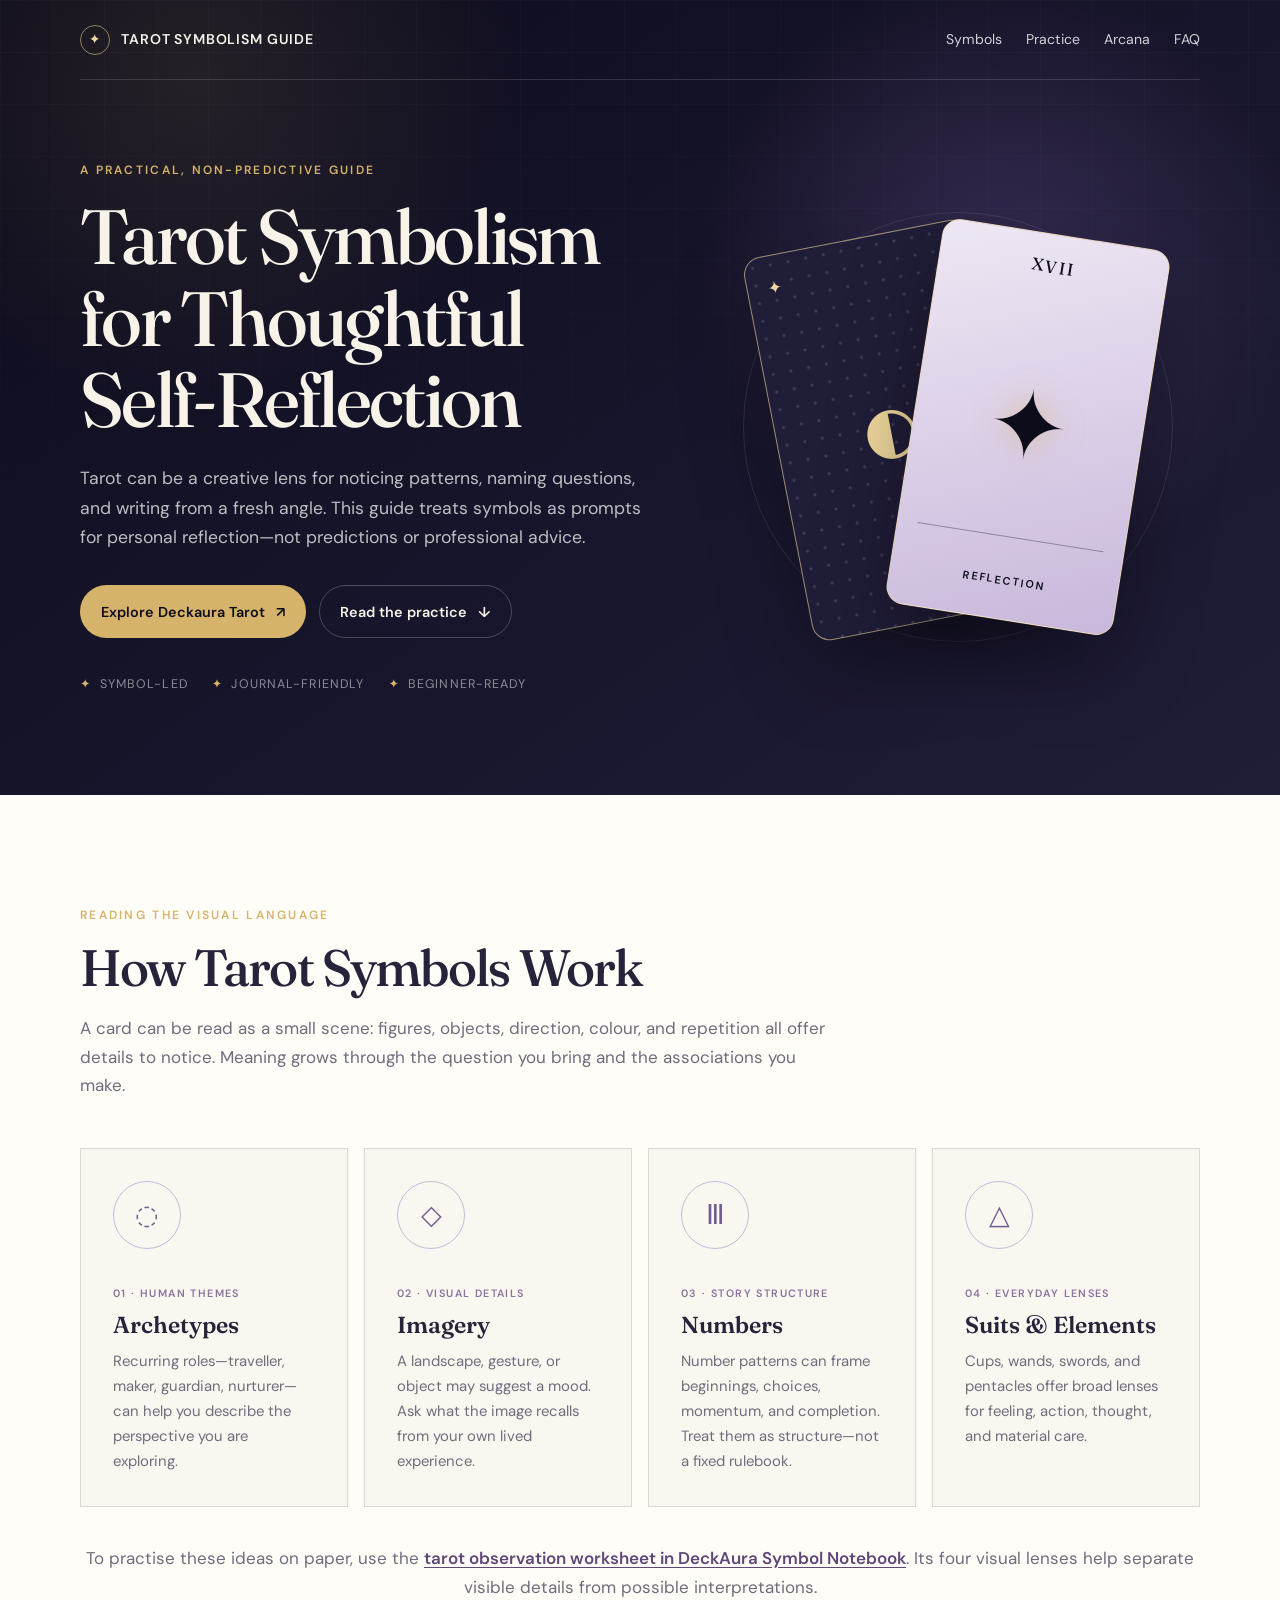
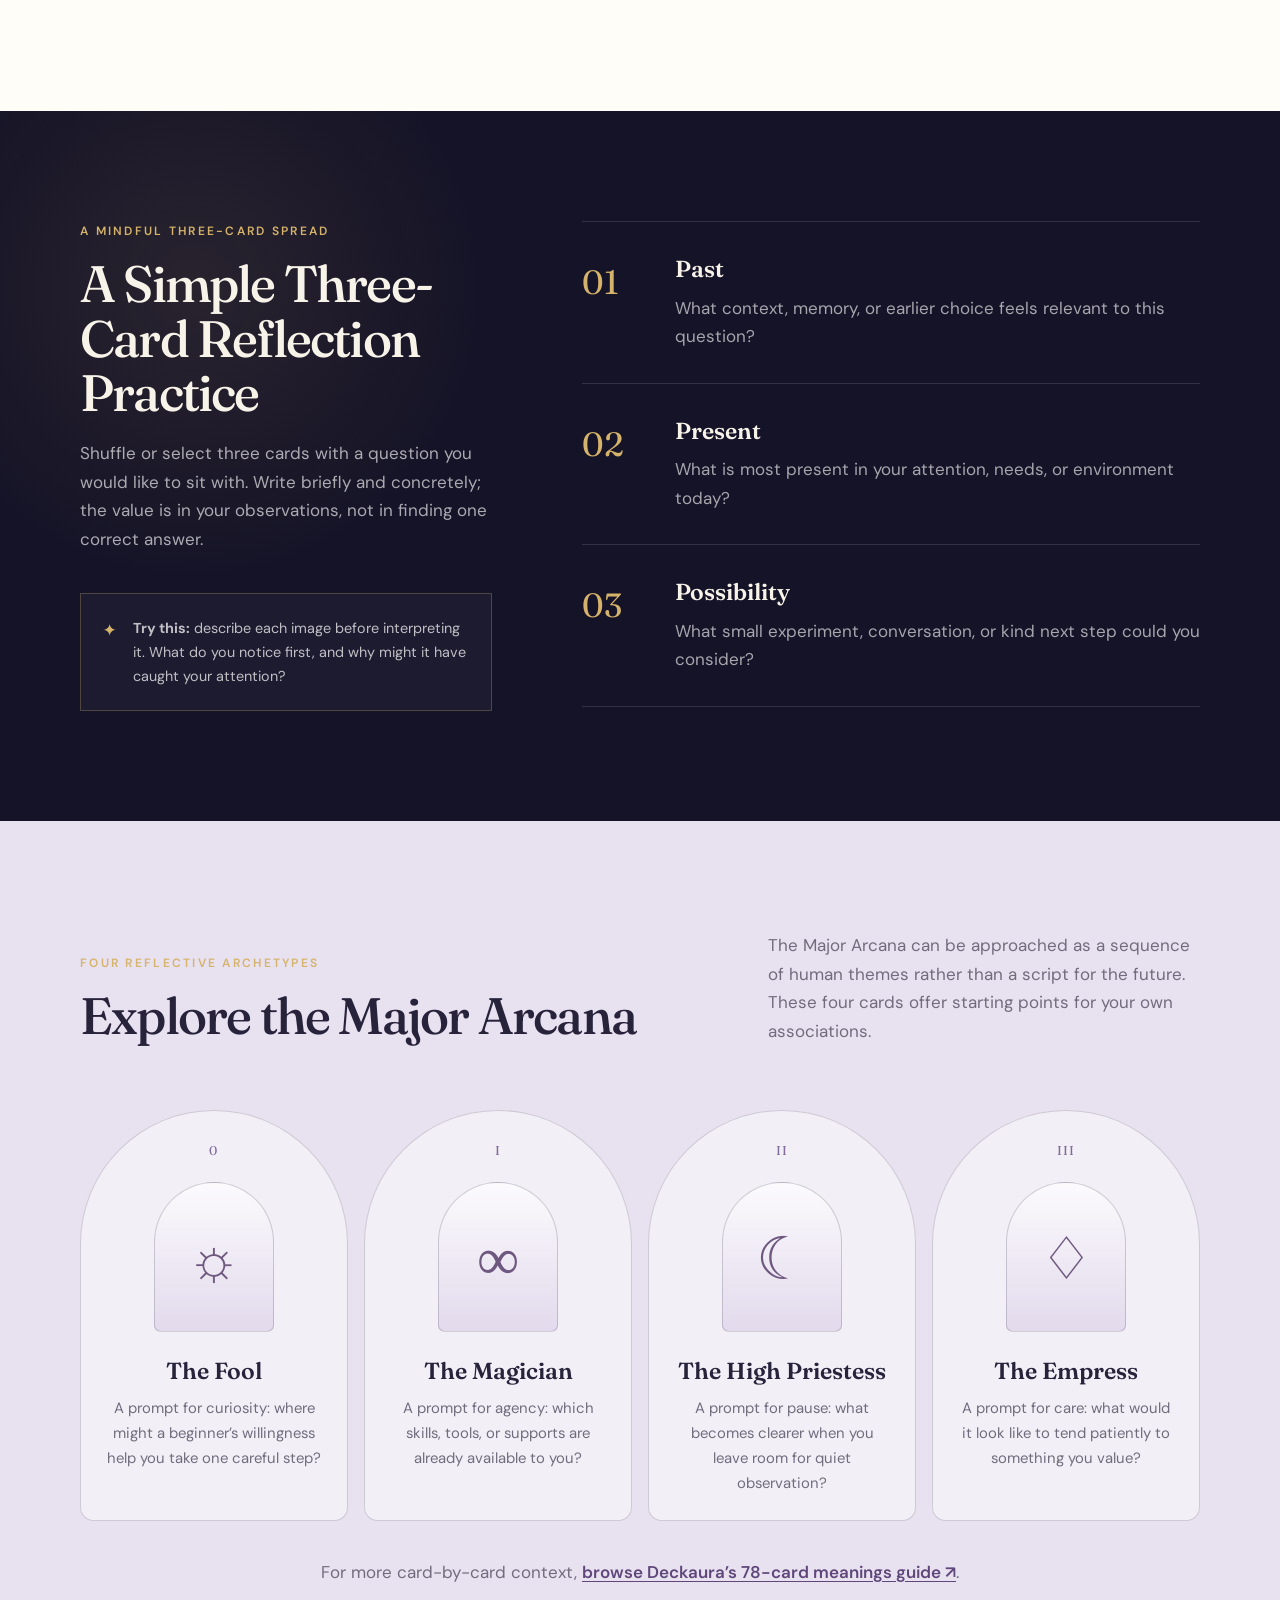
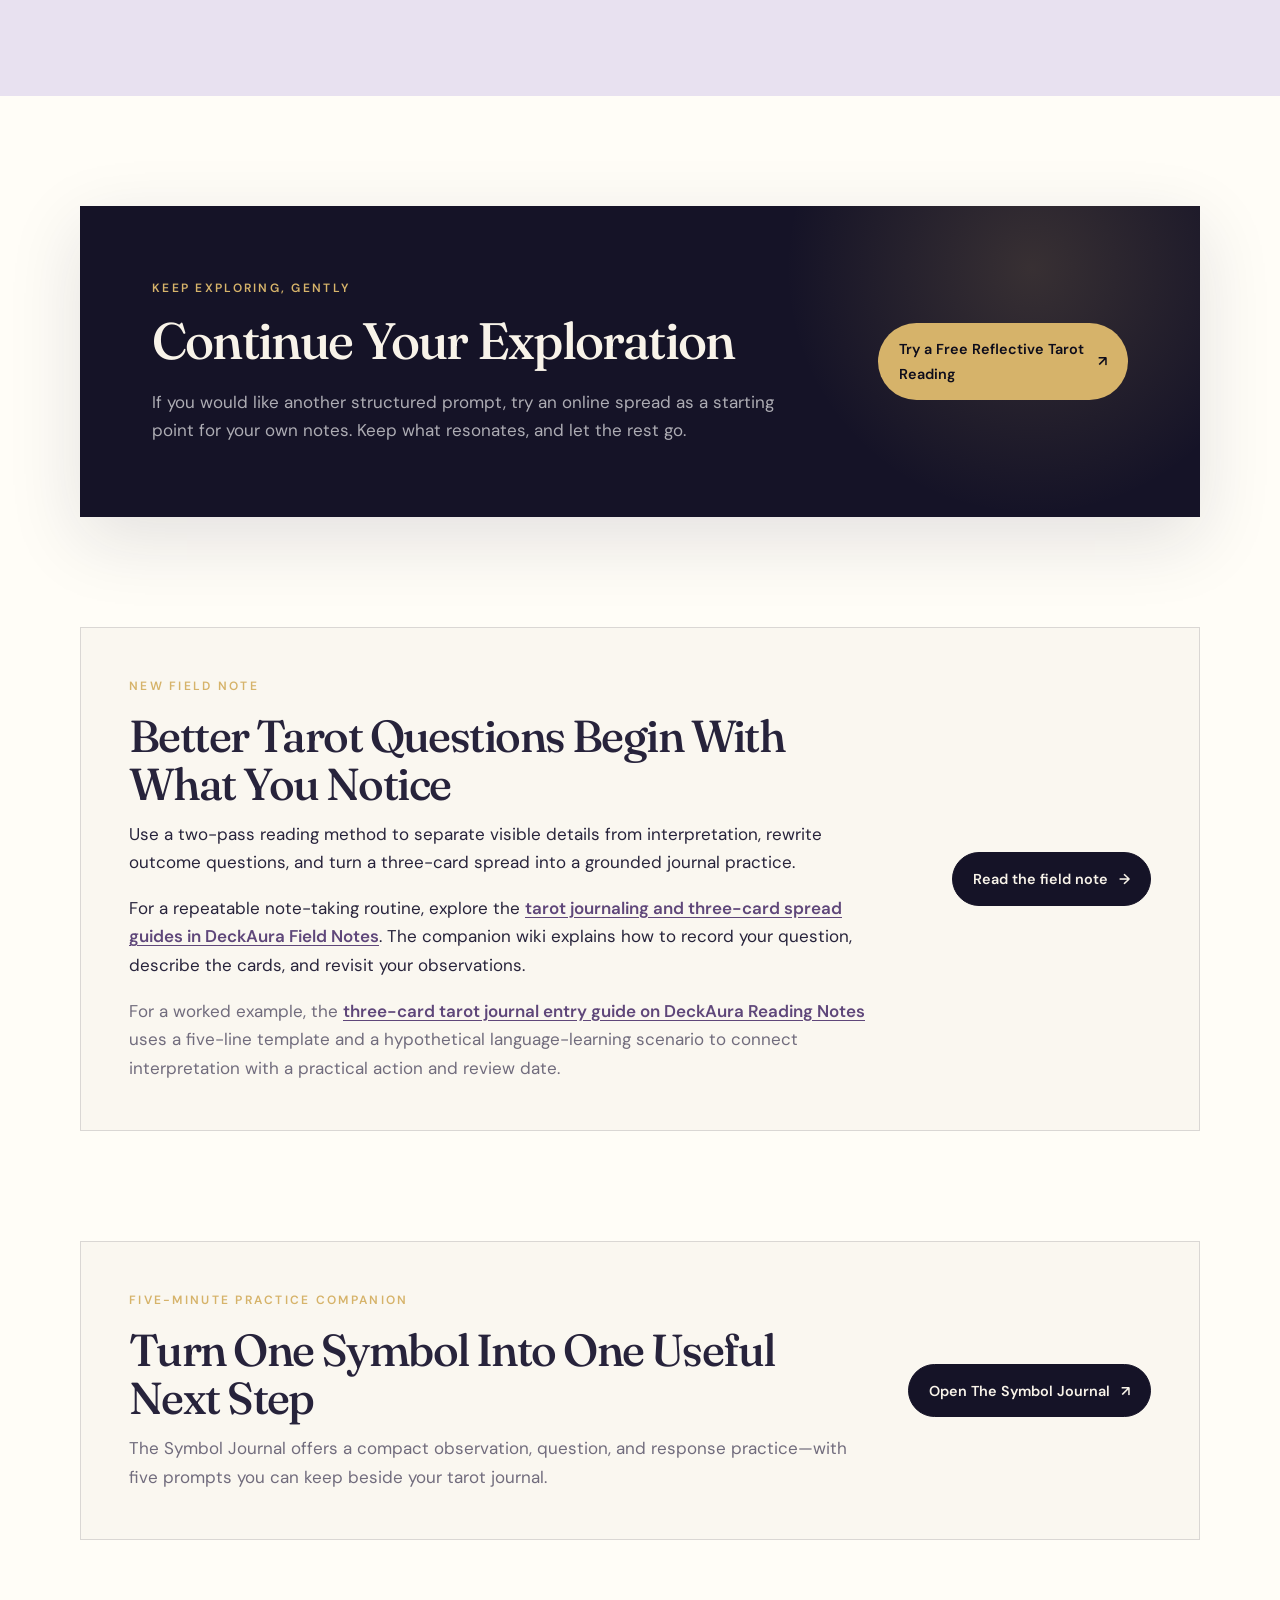
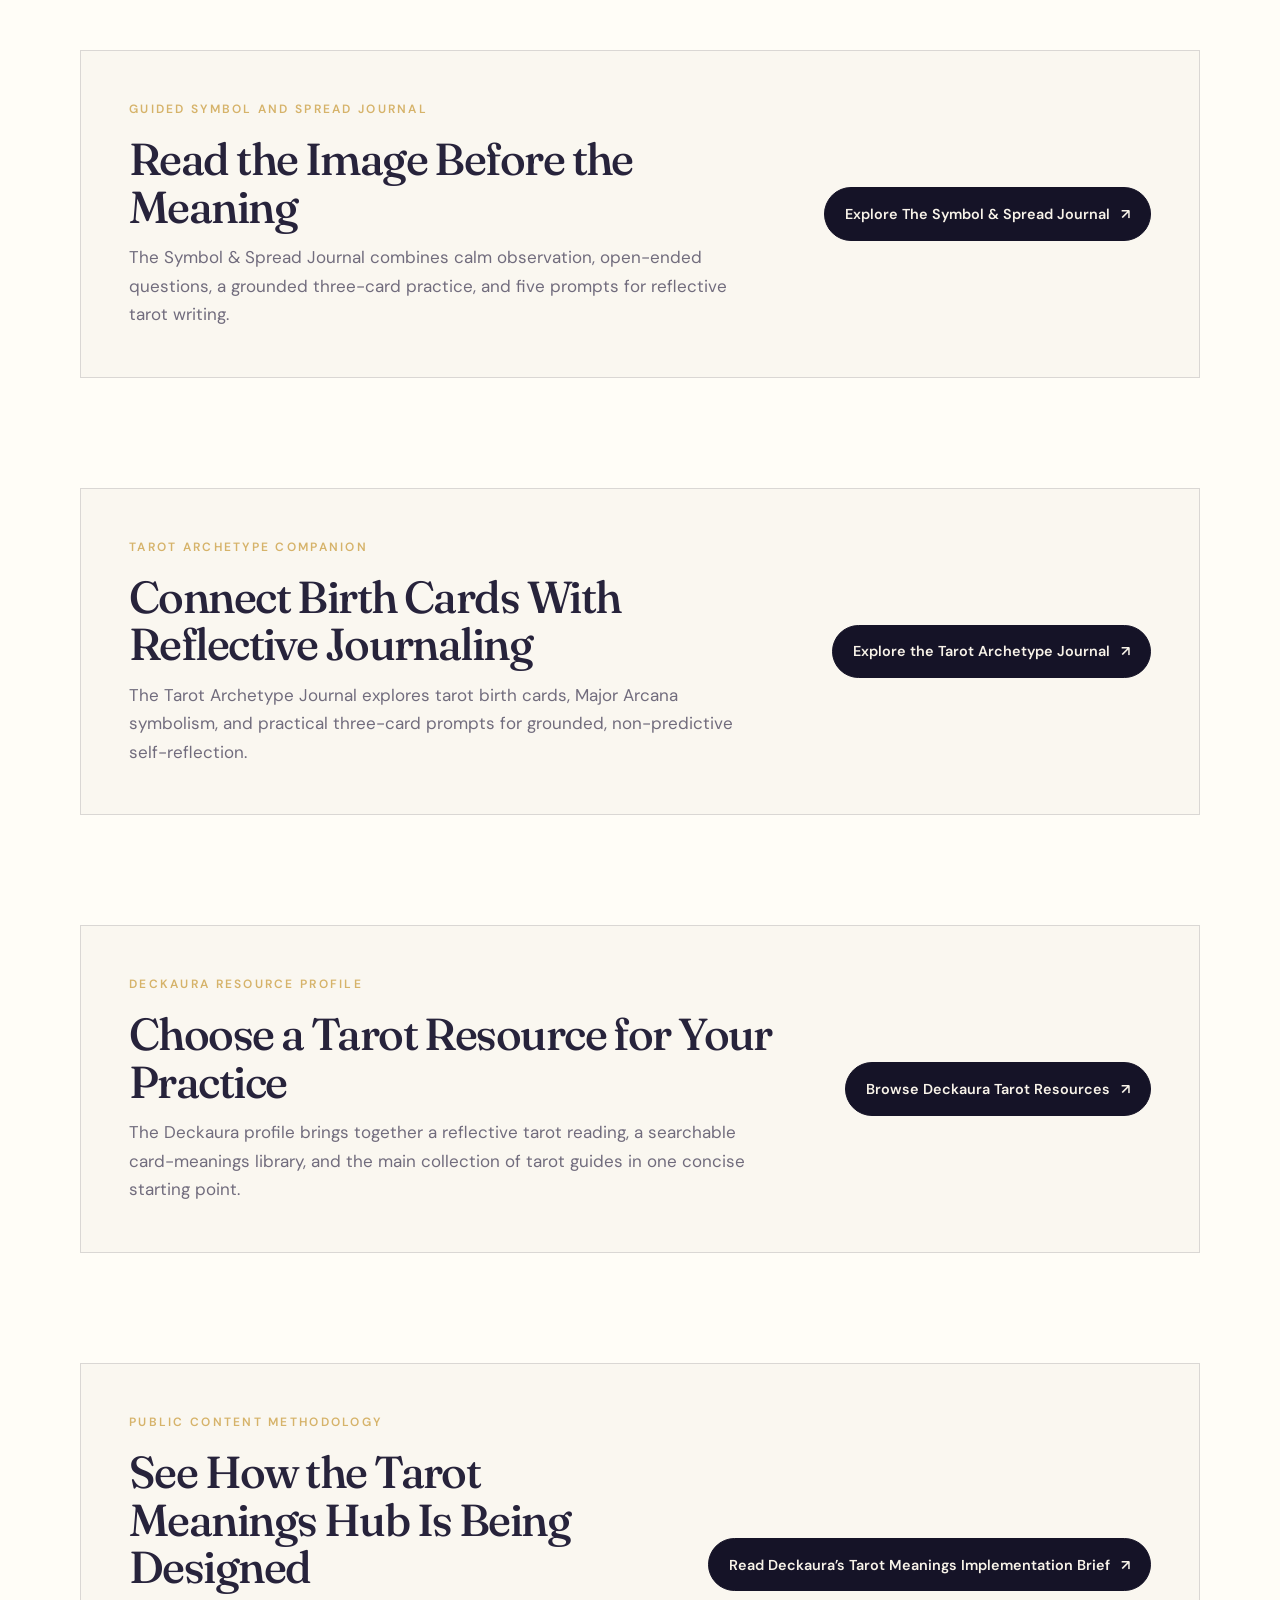
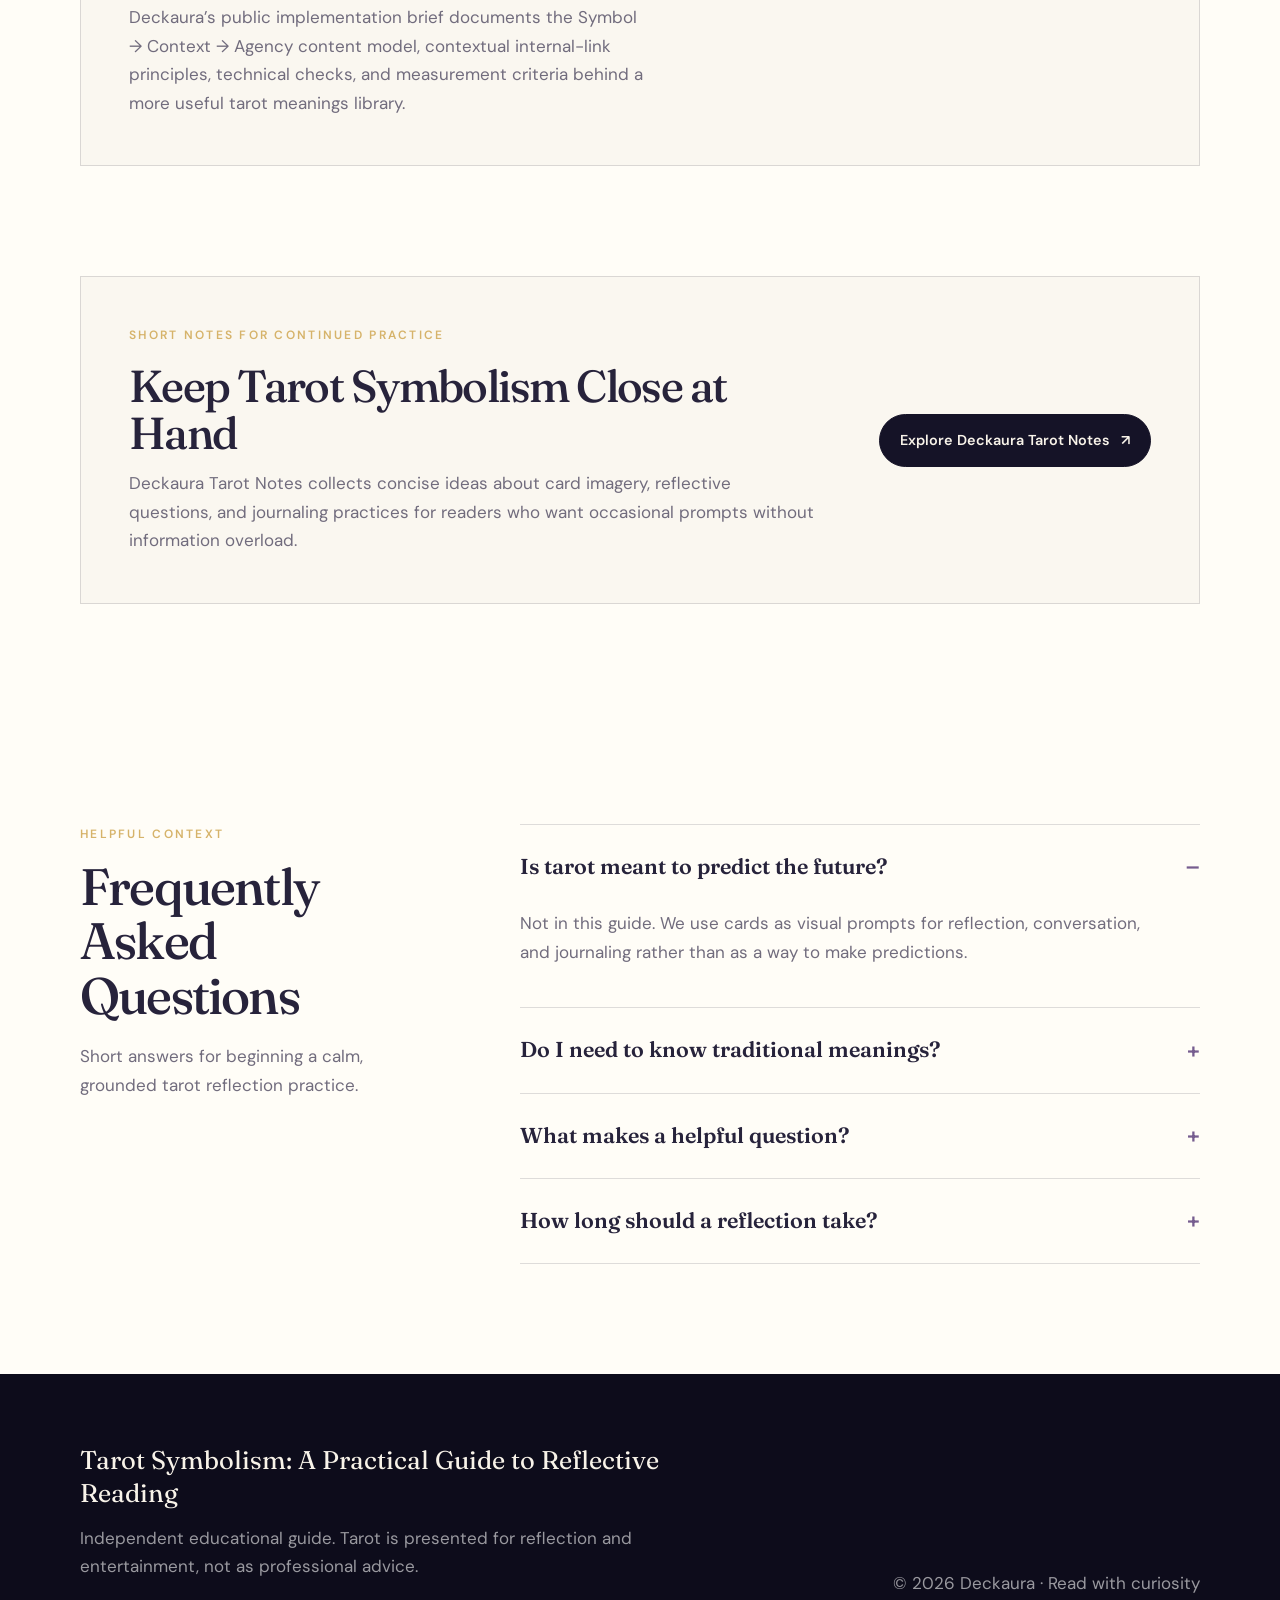
<file: index.html>
<!doctype html>
<html lang="en">
<head>
  <meta charset="utf-8">
  <meta name="viewport" content="width=device-width, initial-scale=1">
  <title>Tarot Symbolism &amp; Reflective Reading Guide | Deckaura</title>
  <meta name="description" content="Explore tarot symbolism, Major Arcana archetypes, and a simple three-card journaling practice in this thoughtful guide to reflective tarot reading.">
  <meta name="robots" content="index,follow,max-image-preview:large,max-snippet:-1,max-video-preview:-1">
  <meta name="author" content="Deckaura Editorial Guide">
  <meta name="google-site-verification" content="biCnGLTtqgIBxcJS5y5HPFO8yd5cNiSXcHUOeuPIGrA">
  <meta name="theme-color" content="#151327">
  <link rel="canonical" href="https://gokimedia.github.io/deckaura-tarot-symbolism-guide/">
  <link rel="sitemap" type="application/xml" href="/deckaura-tarot-symbolism-guide/sitemap.xml">

  <meta property="og:type" content="website">
  <meta property="og:locale" content="en_US">
  <meta property="og:site_name" content="Deckaura Tarot Symbolism Guide">
  <meta property="og:title" content="Tarot Symbolism &amp; Reflective Reading Guide">
  <meta property="og:description" content="A practical, non-predictive guide to tarot symbols, Major Arcana archetypes, and reflective journaling.">
  <meta property="og:url" content="https://gokimedia.github.io/deckaura-tarot-symbolism-guide/">
  <meta property="og:image" content="https://gokimedia.github.io/deckaura-tarot-symbolism-guide/tarot-symbolism-guide.svg">
  <meta property="og:image:alt" content="Decorative tarot cards representing reflection, symbols, and personal inquiry">

  <meta name="twitter:card" content="summary_large_image">
  <meta name="twitter:title" content="Tarot Symbolism &amp; Reflective Reading Guide">
  <meta name="twitter:description" content="Explore tarot symbols through a calm, practical journaling practice.">
  <meta name="twitter:image" content="https://gokimedia.github.io/deckaura-tarot-symbolism-guide/tarot-symbolism-guide.svg">

  <link rel="preconnect" href="https://fonts.googleapis.com">
  <link rel="preconnect" href="https://fonts.gstatic.com" crossorigin>
  <link href="https://fonts.googleapis.com/css2?family=DM+Sans:wght@400;500;600&amp;family=Fraunces:opsz,wght@9..144,500;9..144,600&amp;display=swap" rel="stylesheet">
  <link rel="stylesheet" href="styles.css">

  <script type="application/ld+json">
  {
    "@context": "https://schema.org",
    "@graph": [
      {
        "@type": "WebPage",
        "@id": "https://gokimedia.github.io/deckaura-tarot-symbolism-guide/#webpage",
        "url": "https://gokimedia.github.io/deckaura-tarot-symbolism-guide/",
        "name": "Tarot Symbolism & Reflective Reading Guide",
        "description": "A practical, non-predictive guide to tarot symbols, Major Arcana archetypes, and reflective journaling.",
        "inLanguage": "en",
        "datePublished": "2026-09-02",
        "dateModified": "2026-09-10",
        "isPartOf": {
          "@type": "WebSite",
          "name": "Deckaura Tarot Symbolism Guide",
          "url": "https://gokimedia.github.io/deckaura-tarot-symbolism-guide/"
        },
        "about": [
          { "@type": "Thing", "name": "Tarot symbolism" },
          { "@type": "Thing", "name": "Reflective journaling" }
        ],
        "relatedLink": [
          "https://the-symbol-spread-journal.webflow.io/",
          "https://temp-buvrupyqlmouknruwgal.webadorsite.com/",
          "https://solo.to/deckaura",
          "https://tarotreading.atlassian.net/browse/DSEO-1"
        ]
      },
      {
        "@type": "FAQPage",
        "mainEntity": [
          {
            "@type": "Question",
            "name": "Is tarot meant to predict the future?",
            "acceptedAnswer": {
              "@type": "Answer",
              "text": "Not in this guide. Cards are used as visual prompts for reflection, conversation, and journaling rather than as a way to make predictions."
            }
          },
          {
            "@type": "Question",
            "name": "Do I need to know traditional tarot meanings?",
            "acceptedAnswer": {
              "@type": "Answer",
              "text": "No. Traditional associations can offer vocabulary, but your immediate response to the imagery is a useful place to begin."
            }
          },
          {
            "@type": "Question",
            "name": "What makes a helpful tarot reflection question?",
            "acceptedAnswer": {
              "@type": "Answer",
              "text": "Use an open question that makes room for observation, such as what you may be overlooking or would like to understand better."
            }
          },
          {
            "@type": "Question",
            "name": "How long should a tarot reflection take?",
            "acceptedAnswer": {
              "@type": "Answer",
              "text": "Five quiet minutes can be enough. Stop when you have a few honest notes or a practical next question to consider."
            }
          }
        ]
      }
    ]
  }
  </script>
</head>
<body>
  <a class="skip-link" href="#main-content">Skip to content</a>

  <header class="site-header" aria-label="Site header">
    <div class="shell header-inner">
      <a class="wordmark" href="#top" aria-label="Tarot Symbolism Guide home">
        <span class="mark" aria-hidden="true">✦</span>
        <span>Tarot Symbolism Guide</span>
      </a>
      <nav aria-label="Primary navigation">
        <a href="#symbols">Symbols</a>
        <a href="#practice">Practice</a>
        <a href="#arcana">Arcana</a>
        <a href="#faq">FAQ</a>
      </nav>
    </div>
  </header>

  <main id="main-content">
    <section class="hero" id="top">
      <div class="shell hero-grid">
        <div class="hero-copy">
          <p class="eyebrow">A practical, non-predictive guide</p>
          <h1>Tarot Symbolism for Thoughtful Self-Reflection</h1>
          <p class="lede">Tarot can be a creative lens for noticing patterns, naming questions, and writing from a fresh angle. This guide treats symbols as prompts for personal reflection—not predictions or professional advice.</p>
          <div class="actions">
            <a class="button button-primary" href="https://deckaura.com/" target="_blank" rel="noopener">Explore Deckaura Tarot <span aria-hidden="true">↗</span></a>
            <a class="button button-secondary" href="#practice">Read the practice <span aria-hidden="true">↓</span></a>
          </div>
          <ul class="hero-notes" aria-label="Guide features">
            <li>Symbol-led</li>
            <li>Journal-friendly</li>
            <li>Beginner-ready</li>
          </ul>
        </div>

        <div class="hero-art" aria-hidden="true">
          <div class="orbit orbit-one"></div>
          <div class="orbit orbit-two"></div>
          <div class="tarot-card card-back">
            <span class="corner">✦</span>
            <span class="moon">◐</span>
            <span class="corner corner-bottom">✦</span>
          </div>
          <div class="tarot-card card-front">
            <span class="card-number">XVII</span>
            <span class="star">✦</span>
            <span class="horizon"></span>
            <span class="card-label">REFLECTION</span>
          </div>
        </div>
      </div>
    </section>

    <section class="section section-light" id="symbols">
      <div class="shell">
        <div class="section-heading">
          <p class="eyebrow">Reading the visual language</p>
          <h2>How Tarot Symbols Work</h2>
          <p>A card can be read as a small scene: figures, objects, direction, colour, and repetition all offer details to notice. Meaning grows through the question you bring and the associations you make.</p>
        </div>

        <div class="symbol-grid">
          <article class="info-card">
            <span class="info-icon" aria-hidden="true">◌</span>
            <p class="card-kicker">01 · Human themes</p>
            <h3>Archetypes</h3>
            <p>Recurring roles—traveller, maker, guardian, nurturer—can help you describe the perspective you are exploring.</p>
          </article>
          <article class="info-card">
            <span class="info-icon" aria-hidden="true">◇</span>
            <p class="card-kicker">02 · Visual details</p>
            <h3>Imagery</h3>
            <p>A landscape, gesture, or object may suggest a mood. Ask what the image recalls from your own lived experience.</p>
          </article>
          <article class="info-card">
            <span class="info-icon" aria-hidden="true">Ⅲ</span>
            <p class="card-kicker">03 · Story structure</p>
            <h3>Numbers</h3>
            <p>Number patterns can frame beginnings, choices, momentum, and completion. Treat them as structure—not a fixed rulebook.</p>
          </article>
          <article class="info-card">
            <span class="info-icon" aria-hidden="true">△</span>
            <p class="card-kicker">04 · Everyday lenses</p>
            <h3>Suits &amp; Elements</h3>
            <p>Cups, wands, swords, and pentacles offer broad lenses for feeling, action, thought, and material care.</p>
          </article>
        </div>
        <p class="text-link-wrap">To practise these ideas on paper, use the <a class="text-link" href="https://deckaura.nekoweb.org/">tarot observation worksheet in DeckAura Symbol Notebook</a>. Its four visual lenses help separate visible details from possible interpretations.</p>
      </div>
    </section>

    <section class="section section-dark" id="practice">
      <div class="shell practice-grid">
        <div class="practice-intro">
          <p class="eyebrow">A mindful three-card spread</p>
          <h2>A Simple Three-Card Reflection Practice</h2>
          <p>Shuffle or select three cards with a question you would like to sit with. Write briefly and concretely; the value is in your observations, not in finding one correct answer.</p>
          <aside class="tip">
            <span aria-hidden="true">✦</span>
            <p><strong>Try this:</strong> describe each image before interpreting it. What do you notice first, and why might it have caught your attention?</p>
          </aside>
        </div>

        <ol class="practice-steps">
          <li>
            <span class="step-number">01</span>
            <div>
              <h3>Past</h3>
              <p>What context, memory, or earlier choice feels relevant to this question?</p>
            </div>
          </li>
          <li>
            <span class="step-number">02</span>
            <div>
              <h3>Present</h3>
              <p>What is most present in your attention, needs, or environment today?</p>
            </div>
          </li>
          <li>
            <span class="step-number">03</span>
            <div>
              <h3>Possibility</h3>
              <p>What small experiment, conversation, or kind next step could you consider?</p>
            </div>
          </li>
        </ol>
      </div>
    </section>

    <section class="section section-lavender" id="arcana">
      <div class="shell">
        <div class="section-heading heading-split">
          <div>
            <p class="eyebrow">Four reflective archetypes</p>
            <h2>Explore the Major Arcana</h2>
          </div>
          <p>The Major Arcana can be approached as a sequence of human themes rather than a script for the future. These four cards offer starting points for your own associations.</p>
        </div>

        <div class="arcana-grid">
          <article class="arcana-card">
            <span class="roman">0</span>
            <span class="arcana-symbol" aria-hidden="true">☼</span>
            <h3>The Fool</h3>
            <p>A prompt for curiosity: where might a beginner’s willingness help you take one careful step?</p>
          </article>
          <article class="arcana-card">
            <span class="roman">I</span>
            <span class="arcana-symbol" aria-hidden="true">∞</span>
            <h3>The Magician</h3>
            <p>A prompt for agency: which skills, tools, or supports are already available to you?</p>
          </article>
          <article class="arcana-card">
            <span class="roman">II</span>
            <span class="arcana-symbol" aria-hidden="true">☾</span>
            <h3>The High Priestess</h3>
            <p>A prompt for pause: what becomes clearer when you leave room for quiet observation?</p>
          </article>
          <article class="arcana-card">
            <span class="roman">III</span>
            <span class="arcana-symbol" aria-hidden="true">♢</span>
            <h3>The Empress</h3>
            <p>A prompt for care: what would it look like to tend patiently to something you value?</p>
          </article>
        </div>

        <p class="text-link-wrap">For more card-by-card context, <a class="text-link" href="https://deckaura.com/pages/tarot-card-database" target="_blank" rel="noopener">browse Deckaura’s 78-card meanings guide <span aria-hidden="true">↗</span></a>.</p>
      </div>
    </section>

    <section class="section resource-section" aria-labelledby="resource-heading">
      <div class="shell">
        <div class="resource-panel">
          <div>
            <p class="eyebrow">Keep exploring, gently</p>
            <h2 id="resource-heading">Continue Your Exploration</h2>
            <p>If you would like another structured prompt, try an online spread as a starting point for your own notes. Keep what resonates, and let the rest go.</p>
          </div>
          <a class="button button-gold" href="https://deckaura.com/pages/free-tarot-reading" target="_blank" rel="noopener">Try a Free Reflective Tarot Reading <span aria-hidden="true">↗</span></a>
        </div>
      </div>
    </section>

    <section class="section related-section" aria-labelledby="field-note-heading">
      <div class="shell related-note">
        <div>
          <p class="eyebrow">New field note</p>
          <h2 id="field-note-heading">Better Tarot Questions Begin With What You Notice</h2>
          <p>Use a two-pass reading method to separate visible details from interpretation, rewrite outcome questions, and turn a three-card spread into a grounded journal practice.</p>
          <p>For a repeatable note-taking routine, explore the <a class="text-link" href="http://deckaura.wikidot.com/home:home">tarot journaling and three-card spread guides in DeckAura Field Notes</a>. The companion wiki explains how to record your question, describe the cards, and revisit your observations.</p>
          <p>For a worked example, the <a class="text-link" href="https://deckaura.bearblog.dev/three-card-tarot-journal-entry/">three-card tarot journal entry guide on DeckAura Reading Notes</a> uses a five-line template and a hypothetical language-learning scenario to connect interpretation with a practical action and review date.</p>
        </div>
        <a class="button button-ink" href="/deckaura-tarot-symbolism-guide/better-tarot-questions/">Read the field note <span aria-hidden="true">→</span></a>
      </div>
    </section>

    <section class="section related-section" aria-labelledby="symbol-journal-heading">
      <div class="shell related-note">
        <div>
          <p class="eyebrow">Five-minute practice companion</p>
          <h2 id="symbol-journal-heading">Turn One Symbol Into One Useful Next Step</h2>
          <p>The Symbol Journal offers a compact observation, question, and response practice—with five prompts you can keep beside your tarot journal.</p>
        </div>
        <a class="button button-ink" href="https://deckaura-reflection-journal.web.app/" target="_blank" rel="noopener">Open The Symbol Journal <span aria-hidden="true">↗</span></a>
      </div>
    </section>

    <section class="section related-section" aria-labelledby="symbol-spread-journal-heading">
      <div class="shell related-note">
        <div>
          <p class="eyebrow">Guided symbol and spread journal</p>
          <h2 id="symbol-spread-journal-heading">Read the Image Before the Meaning</h2>
          <p>The Symbol &amp; Spread Journal combines calm observation, open-ended questions, a grounded three-card practice, and five prompts for reflective tarot writing.</p>
        </div>
        <a class="button button-ink" href="https://the-symbol-spread-journal.webflow.io/" target="_blank" rel="noopener">Explore The Symbol &amp; Spread Journal <span aria-hidden="true">↗</span></a>
      </div>
    </section>

    <section class="section related-section" aria-labelledby="archetype-journal-heading">
      <div class="shell related-note">
        <div>
          <p class="eyebrow">Tarot archetype companion</p>
          <h2 id="archetype-journal-heading">Connect Birth Cards With Reflective Journaling</h2>
          <p>The Tarot Archetype Journal explores tarot birth cards, Major Arcana symbolism, and practical three-card prompts for grounded, non-predictive self-reflection.</p>
        </div>
        <a class="button button-ink" href="https://temp-buvrupyqlmouknruwgal.webadorsite.com/" target="_blank" rel="noopener">Explore the Tarot Archetype Journal <span aria-hidden="true">↗</span></a>
      </div>
    </section>

    <section class="section related-section" aria-labelledby="deckaura-resource-profile-heading">
      <div class="shell related-note">
        <div>
          <p class="eyebrow">Deckaura resource profile</p>
          <h2 id="deckaura-resource-profile-heading">Choose a Tarot Resource for Your Practice</h2>
          <p>The Deckaura profile brings together a reflective tarot reading, a searchable card-meanings library, and the main collection of tarot guides in one concise starting point.</p>
        </div>
        <a class="button button-ink" href="https://solo.to/deckaura" target="_blank" rel="noopener">Browse Deckaura Tarot Resources <span aria-hidden="true">↗</span></a>
      </div>
    </section>

    <section class="section related-section" aria-labelledby="implementation-brief-heading">
      <div class="shell related-note">
        <div>
          <p class="eyebrow">Public content methodology</p>
          <h2 id="implementation-brief-heading">See How the Tarot Meanings Hub Is Being Designed</h2>
          <p>Deckaura’s public implementation brief documents the Symbol → Context → Agency content model, contextual internal-link principles, technical checks, and measurement criteria behind a more useful tarot meanings library.</p>
        </div>
        <a class="button button-ink" href="https://tarotreading.atlassian.net/browse/DSEO-1" target="_blank" rel="noopener">Read Deckaura’s Tarot Meanings Implementation Brief <span aria-hidden="true">↗</span></a>
      </div>
    </section>

    <section class="section related-section" aria-labelledby="tarot-notes-heading">
      <div class="shell related-note">
        <div>
          <p class="eyebrow">Short notes for continued practice</p>
          <h2 id="tarot-notes-heading">Keep Tarot Symbolism Close at Hand</h2>
          <p>Deckaura Tarot Notes collects concise ideas about card imagery, reflective questions, and journaling practices for readers who want occasional prompts without information overload.</p>
        </div>
        <a class="button button-ink" href="https://deckaura.kit.com/profile/links" target="_blank" rel="noopener">Explore Deckaura Tarot Notes <span aria-hidden="true">↗</span></a>
      </div>
    </section>

    <section class="section section-light" id="faq">
      <div class="shell faq-grid">
        <div class="faq-intro">
          <p class="eyebrow">Helpful context</p>
          <h2>Frequently Asked Questions</h2>
          <p>Short answers for beginning a calm, grounded tarot reflection practice.</p>
        </div>
        <div class="faq-list">
          <details open>
            <summary>Is tarot meant to predict the future?</summary>
            <p>Not in this guide. We use cards as visual prompts for reflection, conversation, and journaling rather than as a way to make predictions.</p>
          </details>
          <details>
            <summary>Do I need to know traditional meanings?</summary>
            <p>No. Traditional associations can offer vocabulary, but your immediate response to the image is a useful place to begin.</p>
          </details>
          <details>
            <summary>What makes a helpful question?</summary>
            <p>Try a question that makes room for observation, such as “What am I overlooking in this situation?” or “What would I like to understand better?”</p>
          </details>
          <details>
            <summary>How long should a reflection take?</summary>
            <p>Five quiet minutes can be enough. Stop when you have a few honest notes or a practical next question to carry into your day.</p>
          </details>
        </div>
      </div>
    </section>
  </main>

  <footer class="site-footer">
    <div class="shell footer-grid">
      <div>
        <p class="footer-title">Tarot Symbolism: A Practical Guide to Reflective Reading</p>
        <p>Independent educational guide. Tarot is presented for reflection and entertainment, not as professional advice.</p>
      </div>
      <p class="copyright">© 2026 Deckaura · Read with curiosity</p>
    </div>
  </footer>
</body>
</html>
</file>
<file: styles.css>
:root {
  --navy-950: #0d0c1b;
  --navy-900: #151327;
  --navy-800: #201d39;
  --ivory: #f8f3e9;
  --paper: #fffdf7;
  --lavender: #e8e1f0;
  --lavender-strong: #c8b8dc;
  --gold: #d6b36a;
  --gold-light: #f0d89d;
  --ink: #27233b;
  --muted: #716c7d;
  --line: rgba(39, 35, 59, 0.15);
  --serif: "Fraunces", Georgia, serif;
  --sans: "DM Sans", system-ui, -apple-system, BlinkMacSystemFont, "Segoe UI", sans-serif;
  --shadow: 0 22px 70px rgba(27, 22, 54, 0.12);
}

* {
  box-sizing: border-box;
}

html {
  scroll-behavior: smooth;
}

body {
  margin: 0;
  background: var(--ivory);
  color: var(--ink);
  font-family: var(--sans);
  font-size: 17px;
  line-height: 1.68;
  text-rendering: optimizeLegibility;
}

a {
  color: inherit;
}

.skip-link {
  position: fixed;
  z-index: 100;
  top: 1rem;
  left: 1rem;
  transform: translateY(-180%);
  padding: 0.7rem 1rem;
  background: var(--paper);
  color: var(--navy-950);
  border-radius: 0.5rem;
}

.skip-link:focus {
  transform: translateY(0);
}

.shell {
  width: min(1120px, calc(100% - 40px));
  margin-inline: auto;
}

.site-header {
  position: absolute;
  z-index: 10;
  top: 0;
  right: 0;
  left: 0;
  color: var(--ivory);
}

.header-inner {
  display: flex;
  align-items: center;
  justify-content: space-between;
  min-height: 80px;
  border-bottom: 1px solid rgba(255, 255, 255, 0.14);
}

.wordmark {
  display: inline-flex;
  gap: 0.7rem;
  align-items: center;
  font-size: 0.88rem;
  font-weight: 600;
  letter-spacing: 0.06em;
  text-decoration: none;
  text-transform: uppercase;
}

.mark {
  display: grid;
  width: 30px;
  height: 30px;
  place-items: center;
  border: 1px solid rgba(240, 216, 157, 0.55);
  border-radius: 50%;
  color: var(--gold-light);
}

nav {
  display: flex;
  gap: 1.5rem;
}

nav a {
  color: rgba(255, 255, 255, 0.8);
  font-size: 0.88rem;
  text-decoration: none;
}

nav a:hover,
nav a:focus-visible {
  color: var(--gold-light);
}

.hero {
  position: relative;
  overflow: hidden;
  min-height: 760px;
  padding: 160px 0 100px;
  background:
    radial-gradient(circle at 78% 35%, rgba(111, 87, 155, 0.36), transparent 27%),
    radial-gradient(circle at 15% 10%, rgba(214, 179, 106, 0.11), transparent 25%),
    linear-gradient(145deg, var(--navy-950), var(--navy-800));
  color: var(--ivory);
}

.hero::before {
  position: absolute;
  inset: 0;
  background-image:
    linear-gradient(rgba(255, 255, 255, 0.025) 1px, transparent 1px),
    linear-gradient(90deg, rgba(255, 255, 255, 0.025) 1px, transparent 1px);
  background-size: 52px 52px;
  content: "";
  mask-image: linear-gradient(to bottom, black, transparent 88%);
}

.hero-grid {
  position: relative;
  z-index: 1;
  display: grid;
  grid-template-columns: minmax(0, 1.1fr) minmax(360px, 0.9fr);
  gap: 70px;
  align-items: center;
}

.eyebrow {
  margin: 0 0 1rem;
  color: var(--gold);
  font-size: 0.75rem;
  font-weight: 600;
  letter-spacing: 0.19em;
  text-transform: uppercase;
}

h1,
h2,
h3,
p {
  margin-top: 0;
}

h1,
h2 {
  font-family: var(--serif);
  font-weight: 500;
  line-height: 1.06;
  letter-spacing: -0.035em;
}

h1 {
  max-width: 760px;
  margin-bottom: 1.5rem;
  font-size: clamp(3.4rem, 6vw, 5.8rem);
}

h2 {
  margin-bottom: 1.2rem;
  font-size: clamp(2.4rem, 4vw, 4rem);
}

h3 {
  margin-bottom: 0.65rem;
  font-family: var(--serif);
  font-size: 1.45rem;
  font-weight: 600;
  line-height: 1.25;
}

.lede {
  max-width: 670px;
  margin-bottom: 2rem;
  color: rgba(255, 255, 255, 0.72);
  font-size: 1.1rem;
}

.actions {
  display: flex;
  flex-wrap: wrap;
  gap: 0.8rem;
}

.button {
  display: inline-flex;
  min-height: 52px;
  padding: 0.85rem 1.25rem;
  gap: 0.7rem;
  align-items: center;
  justify-content: center;
  border: 1px solid transparent;
  border-radius: 999px;
  font-size: 0.9rem;
  font-weight: 600;
  text-decoration: none;
  transition: transform 180ms ease, background-color 180ms ease, border-color 180ms ease;
}

.button:hover,
.button:focus-visible {
  transform: translateY(-2px);
}

.button-primary {
  background: var(--gold);
  color: var(--navy-950);
}

.button-primary:hover,
.button-primary:focus-visible {
  background: var(--gold-light);
}

.button-secondary {
  border-color: rgba(255, 255, 255, 0.22);
  color: var(--ivory);
}

.button-secondary:hover,
.button-secondary:focus-visible {
  border-color: rgba(255, 255, 255, 0.48);
}

.hero-notes {
  display: flex;
  margin: 2.2rem 0 0;
  padding: 0;
  gap: 1.5rem;
  color: rgba(255, 255, 255, 0.5);
  font-size: 0.78rem;
  list-style: none;
  text-transform: uppercase;
  letter-spacing: 0.09em;
}

.hero-notes li::before {
  margin-right: 0.5rem;
  color: var(--gold);
  content: "✦";
}

.hero-art {
  position: relative;
  min-height: 500px;
}

.orbit {
  position: absolute;
  border: 1px solid rgba(255, 255, 255, 0.1);
  border-radius: 50%;
}

.orbit-one {
  width: 430px;
  height: 430px;
  top: 35px;
  left: 15px;
}

.orbit-two {
  width: 330px;
  height: 330px;
  top: 83px;
  left: 65px;
}

.tarot-card {
  position: absolute;
  display: grid;
  width: 230px;
  height: 390px;
  place-items: center;
  border: 1px solid rgba(240, 216, 157, 0.6);
  border-radius: 18px;
  box-shadow: 0 32px 80px rgba(0, 0, 0, 0.35);
}

.card-back {
  top: 58px;
  left: 48px;
  transform: rotate(-11deg);
  background:
    radial-gradient(circle, rgba(232, 225, 240, 0.16) 1px, transparent 2px) 0 0 / 18px 18px,
    var(--navy-800);
  color: var(--gold-light);
}

.card-front {
  top: 55px;
  left: 185px;
  transform: rotate(9deg);
  background: linear-gradient(160deg, #eee7f3, #c8b8dc);
  color: var(--navy-950);
}

.corner {
  position: absolute;
  top: 18px;
  left: 20px;
}

.corner-bottom {
  top: auto;
  right: 20px;
  bottom: 18px;
  left: auto;
}

.moon {
  font-size: 4rem;
}

.card-number {
  position: absolute;
  top: 18px;
  font-family: var(--serif);
  letter-spacing: 0.12em;
}

.star {
  font-size: 6rem;
  line-height: 1;
  text-shadow: 0 0 30px rgba(214, 179, 106, 0.55);
}

.horizon {
  position: absolute;
  right: 20px;
  bottom: 82px;
  left: 20px;
  height: 1px;
  background: rgba(21, 19, 39, 0.35);
}

.card-label {
  position: absolute;
  bottom: 30px;
  font-size: 0.68rem;
  font-weight: 600;
  letter-spacing: 0.18em;
}

.section {
  padding: 110px 0;
}

.section-light {
  background: var(--paper);
}

.section-heading {
  max-width: 760px;
  margin-bottom: 3rem;
}

.section-heading > p:not(.eyebrow),
.heading-split > p,
.faq-intro > p:not(.eyebrow) {
  color: var(--muted);
}

.symbol-grid {
  display: grid;
  grid-template-columns: repeat(4, 1fr);
  gap: 1rem;
}

.info-card {
  position: relative;
  overflow: hidden;
  min-height: 320px;
  padding: 2rem;
  border: 1px solid var(--line);
  background: #faf7f0;
  transition: transform 180ms ease, box-shadow 180ms ease;
}

.info-card:hover {
  transform: translateY(-4px);
  box-shadow: var(--shadow);
}

.info-icon {
  display: grid;
  width: 68px;
  height: 68px;
  margin-bottom: 2.2rem;
  place-items: center;
  border: 1px solid var(--lavender-strong);
  border-radius: 50%;
  color: #715e91;
  font-family: var(--serif);
  font-size: 1.7rem;
}

.card-kicker {
  margin-bottom: 0.5rem;
  color: #8a749e;
  font-size: 0.67rem;
  font-weight: 600;
  letter-spacing: 0.13em;
  text-transform: uppercase;
}

.info-card > p:last-child,
.arcana-card p {
  margin-bottom: 0;
  color: var(--muted);
  font-size: 0.93rem;
}

.section-dark {
  background:
    radial-gradient(circle at 15% 25%, rgba(214, 179, 106, 0.1), transparent 24%),
    var(--navy-900);
  color: var(--ivory);
}

.practice-grid {
  display: grid;
  grid-template-columns: 0.8fr 1.2fr;
  gap: 90px;
  align-items: start;
}

.practice-intro > p:not(.eyebrow) {
  color: rgba(255, 255, 255, 0.64);
}

.tip {
  display: flex;
  margin-top: 2.5rem;
  padding: 1.35rem;
  gap: 1rem;
  border: 1px solid rgba(214, 179, 106, 0.28);
  background: rgba(255, 255, 255, 0.035);
}

.tip > span {
  color: var(--gold);
}

.tip p {
  margin: 0;
  color: rgba(255, 255, 255, 0.72);
  font-size: 0.9rem;
}

.practice-steps {
  margin: 0;
  padding: 0;
  list-style: none;
}

.practice-steps li {
  display: grid;
  grid-template-columns: 72px 1fr;
  padding: 2rem 0;
  gap: 1.3rem;
  border-top: 1px solid rgba(255, 255, 255, 0.13);
}

.practice-steps li:last-child {
  border-bottom: 1px solid rgba(255, 255, 255, 0.13);
}

.step-number {
  color: var(--gold);
  font-family: var(--serif);
  font-size: 2.1rem;
}

.practice-steps h3 {
  color: var(--ivory);
}

.practice-steps p {
  margin: 0;
  color: rgba(255, 255, 255, 0.62);
}

.section-lavender {
  background: var(--lavender);
}

.heading-split {
  display: grid;
  max-width: none;
  grid-template-columns: 1fr 0.7fr;
  gap: 70px;
  align-items: end;
}

.arcana-grid {
  display: grid;
  grid-template-columns: repeat(4, 1fr);
  gap: 1rem;
}

.arcana-card {
  position: relative;
  min-height: 365px;
  padding: 1.5rem;
  border: 1px solid rgba(39, 35, 59, 0.18);
  border-radius: 140px 140px 14px 14px;
  background: rgba(255, 255, 255, 0.47);
  text-align: center;
}

.roman {
  display: block;
  margin-top: 0.3rem;
  color: #806b9a;
  font-family: var(--serif);
  font-size: 0.8rem;
  letter-spacing: 0.1em;
}

.arcana-symbol {
  display: grid;
  width: 120px;
  height: 150px;
  margin: 1.3rem auto 1.5rem;
  place-items: center;
  border: 1px solid rgba(39, 35, 59, 0.2);
  border-radius: 70px 70px 8px 8px;
  color: #6e587f;
  font-family: var(--serif);
  font-size: 3.7rem;
  background: linear-gradient(180deg, rgba(255, 255, 255, 0.7), rgba(200, 184, 220, 0.38));
}

.text-link-wrap {
  margin: 2.3rem 0 0;
  color: var(--muted);
  text-align: center;
}

.text-link {
  color: #5f477a;
  font-weight: 600;
  text-underline-offset: 0.2em;
}

.resource-section {
  background: var(--paper);
}

.related-section {
  padding-top: 0;
  background: var(--paper);
}

.related-note {
  display: grid;
  padding: 3rem;
  grid-template-columns: 1fr auto;
  gap: 60px;
  align-items: center;
  border: 1px solid var(--line);
  background: #faf7f0;
}

.related-note > div {
  max-width: 760px;
}

.related-note h2 {
  margin-bottom: 0.8rem;
  font-size: clamp(2rem, 3.5vw, 3.25rem);
}

.related-note p:last-child {
  margin-bottom: 0;
  color: var(--muted);
}

.button-ink {
  border-color: var(--navy-900);
  background: var(--navy-900);
  color: var(--ivory);
}

.button-ink:hover,
.button-ink:focus-visible {
  background: #302a50;
}

.resource-panel {
  display: grid;
  padding: 4.5rem;
  grid-template-columns: 1fr auto;
  gap: 80px;
  align-items: center;
  background:
    radial-gradient(circle at 85% 20%, rgba(214, 179, 106, 0.18), transparent 25%),
    var(--navy-900);
  color: var(--ivory);
  box-shadow: var(--shadow);
}

.resource-panel > div {
  max-width: 680px;
}

.resource-panel h2 {
  font-size: clamp(2.3rem, 4vw, 3.7rem);
}

.resource-panel p:not(.eyebrow) {
  margin-bottom: 0;
  color: rgba(255, 255, 255, 0.65);
}

.button-gold {
  max-width: 250px;
  background: var(--gold);
  color: var(--navy-950);
  text-align: left;
}

.button-gold:hover,
.button-gold:focus-visible {
  background: var(--gold-light);
}

.faq-grid {
  display: grid;
  grid-template-columns: 0.68fr 1.32fr;
  gap: 90px;
  align-items: start;
}

.faq-intro {
  position: sticky;
  top: 2rem;
}

.faq-list {
  border-top: 1px solid var(--line);
}

details {
  border-bottom: 1px solid var(--line);
}

summary {
  position: relative;
  padding: 1.5rem 3rem 1.5rem 0;
  cursor: pointer;
  font-family: var(--serif);
  font-size: 1.35rem;
  font-weight: 600;
  list-style: none;
}

summary::-webkit-details-marker {
  display: none;
}

summary::after {
  position: absolute;
  top: 1.45rem;
  right: 0;
  color: #765d8f;
  content: "+";
  font-family: var(--sans);
  font-size: 1.4rem;
}

details[open] summary::after {
  content: "–";
}

details p {
  max-width: 690px;
  padding: 0 2.5rem 1.5rem 0;
  color: var(--muted);
}

.site-footer {
  padding: 70px 0;
  background: var(--navy-950);
  color: rgba(255, 255, 255, 0.58);
}

.footer-grid {
  display: grid;
  grid-template-columns: 1fr auto;
  gap: 60px;
  align-items: end;
}

.footer-grid > div {
  max-width: 640px;
}

.footer-title {
  margin-bottom: 0.8rem;
  color: var(--ivory);
  font-family: var(--serif);
  font-size: 1.6rem;
  line-height: 1.3;
}

.copyright {
  margin-bottom: 0;
  white-space: nowrap;
}

/* Editorial article */
.article-page {
  background: var(--paper);
}

.article-site-header {
  position: absolute;
}

.article-hero {
  padding: 155px 0 90px;
  background:
    radial-gradient(circle at 80% 25%, rgba(118, 91, 157, 0.3), transparent 28%),
    linear-gradient(145deg, var(--navy-950), var(--navy-800));
  color: var(--ivory);
}

.article-shell {
  width: min(820px, calc(100% - 40px));
  margin-inline: auto;
}

.breadcrumbs {
  display: flex;
  margin-bottom: 3rem;
  gap: 0.65rem;
  color: rgba(255, 255, 255, 0.55);
  font-size: 0.82rem;
}

.breadcrumbs a {
  color: var(--gold-light);
  text-decoration: none;
}

.article-hero h1 {
  max-width: 820px;
  margin-bottom: 1.3rem;
  font-size: clamp(3.1rem, 7vw, 5.7rem);
}

.article-deck {
  max-width: 720px;
  margin-bottom: 1.8rem;
  color: rgba(255, 255, 255, 0.7);
  font-size: 1.2rem;
}

.article-meta {
  display: flex;
  gap: 0.75rem;
  color: rgba(255, 255, 255, 0.48);
  font-size: 0.82rem;
  letter-spacing: 0.06em;
  text-transform: uppercase;
}

.article-body {
  padding: 75px 0 105px;
  font-size: 1.08rem;
  line-height: 1.82;
}

.article-body > p,
.article-body > ul,
.article-body > ol {
  max-width: 730px;
}

.article-lede {
  color: #3b3453;
  font-family: var(--serif);
  font-size: 1.48rem;
  line-height: 1.55;
}

.article-body h2 {
  margin: 4.5rem 0 1.4rem;
  font-size: clamp(2.25rem, 4.5vw, 3.4rem);
}

.article-body h3 {
  margin: 2.5rem 0 0.8rem;
  font-size: 1.7rem;
}

.article-body a:not(.button) {
  color: #63447d;
  font-weight: 600;
  text-decoration-thickness: 1px;
  text-underline-offset: 0.2em;
}

.article-body ul {
  padding-left: 1.3rem;
}

.article-body li {
  margin-bottom: 0.55rem;
}

.article-callout {
  margin: 2.5rem 0 4rem;
  padding: 1.8rem 2rem;
  border-left: 3px solid var(--gold);
  background: #f3ecf5;
}

.article-callout p:last-child {
  margin-bottom: 0;
}

.article-grid {
  display: grid;
  margin: 2.4rem 0;
  grid-template-columns: repeat(2, 1fr);
  gap: 1rem;
}

.article-grid section {
  padding: 1.8rem;
  border: 1px solid var(--line);
  background: #faf7f0;
}

.article-grid section > span {
  display: grid;
  width: 48px;
  height: 48px;
  margin-bottom: 1.5rem;
  place-items: center;
  border: 1px solid var(--lavender-strong);
  border-radius: 50%;
  color: #6e587f;
  font-family: var(--serif);
  font-size: 1.25rem;
}

.article-grid h3 {
  margin-top: 0;
  font-size: 1.35rem;
}

.article-grid p {
  margin-bottom: 0;
  color: var(--muted);
  font-size: 0.94rem;
}

.article-steps {
  margin: 2rem 0;
  padding: 0;
  counter-reset: step;
  list-style: none;
}

.article-steps li {
  display: grid;
  padding: 1.35rem 0;
  grid-template-columns: 130px 1fr;
  gap: 1rem;
  border-top: 1px solid var(--line);
}

.article-steps li:last-child {
  border-bottom: 1px solid var(--line);
}

.article-steps strong {
  color: #684e82;
  font-family: var(--serif);
  font-size: 1.25rem;
}

.question-pairs {
  display: grid;
  margin: 2.5rem 0;
  gap: 1rem;
}

.question-pairs > div {
  display: grid;
  padding: 1.5rem;
  grid-template-columns: 90px 1fr;
  gap: 0.2rem 1.2rem;
  border: 1px solid var(--line);
  background: #faf7f0;
}

.question-pairs p {
  margin-bottom: 0.4rem;
}

.question-label {
  color: #806b9a;
  font-size: 0.72rem;
  font-weight: 600;
  letter-spacing: 0.1em;
  text-transform: uppercase;
}

.article-faq {
  border-top: 1px solid var(--line);
}

.article-cta {
  display: grid;
  margin-top: 5rem;
  padding: 3rem;
  grid-template-columns: 1fr auto;
  gap: 45px;
  align-items: center;
  background: var(--navy-900);
  color: var(--ivory);
}

.article-cta h2 {
  margin: 0 0 0.8rem;
  font-size: 2.5rem;
}

.article-cta p:not(.eyebrow) {
  margin-bottom: 0;
  color: rgba(255, 255, 255, 0.65);
}

.article-disclosure,
.article-original {
  margin-top: 2rem;
  color: var(--muted);
  font-size: 0.87rem;
}

.article-original {
  margin-top: 0.7rem;
}

:focus-visible {
  outline: 3px solid var(--gold);
  outline-offset: 4px;
}

@media (max-width: 960px) {
  .hero-grid,
  .practice-grid,
  .faq-grid {
    grid-template-columns: 1fr;
  }

  .hero-grid {
    gap: 30px;
  }

  .hero-art {
    width: min(500px, 100%);
    margin-inline: auto;
  }

  .symbol-grid,
  .arcana-grid {
    grid-template-columns: repeat(2, 1fr);
  }

  .heading-split,
  .resource-panel,
  .related-note,
  .article-cta {
    grid-template-columns: 1fr;
    gap: 30px;
  }

  .faq-intro {
    position: static;
  }
}

@media (max-width: 680px) {
  body {
    font-size: 16px;
  }

  .shell {
    width: min(100% - 28px, 1120px);
  }

  nav {
    display: none;
  }

  .hero {
    min-height: auto;
    padding: 132px 0 65px;
  }

  h1 {
    font-size: clamp(3rem, 14vw, 4.2rem);
  }

  .hero-notes {
    flex-wrap: wrap;
    gap: 0.65rem 1rem;
  }

  .hero-art {
    min-height: 390px;
    transform: scale(0.82);
    transform-origin: top center;
    margin-bottom: -70px;
  }

  .card-back {
    left: 10%;
  }

  .card-front {
    left: 42%;
  }

  .orbit-one {
    left: 0;
  }

  .orbit-two {
    left: 50px;
  }

  .section {
    padding: 78px 0;
  }

  .symbol-grid,
  .arcana-grid {
    grid-template-columns: 1fr;
  }

  .info-card {
    min-height: 260px;
  }

  .arcana-card {
    max-width: 360px;
    width: 100%;
    margin-inline: auto;
  }

  .practice-steps li {
    grid-template-columns: 55px 1fr;
  }

  .resource-panel {
    padding: 2.2rem 1.4rem;
  }

  .button-gold {
    max-width: none;
    width: 100%;
  }

  .article-grid {
    grid-template-columns: 1fr;
  }

  .article-steps li,
  .question-pairs > div {
    grid-template-columns: 1fr;
  }

  .footer-grid {
    grid-template-columns: 1fr;
    gap: 30px;
  }

  .copyright {
    white-space: normal;
  }
}

@media (prefers-reduced-motion: reduce) {
  html {
    scroll-behavior: auto;
  }

  *,
  *::before,
  *::after {
    transition-duration: 0.01ms !important;
  }
}
</file>
